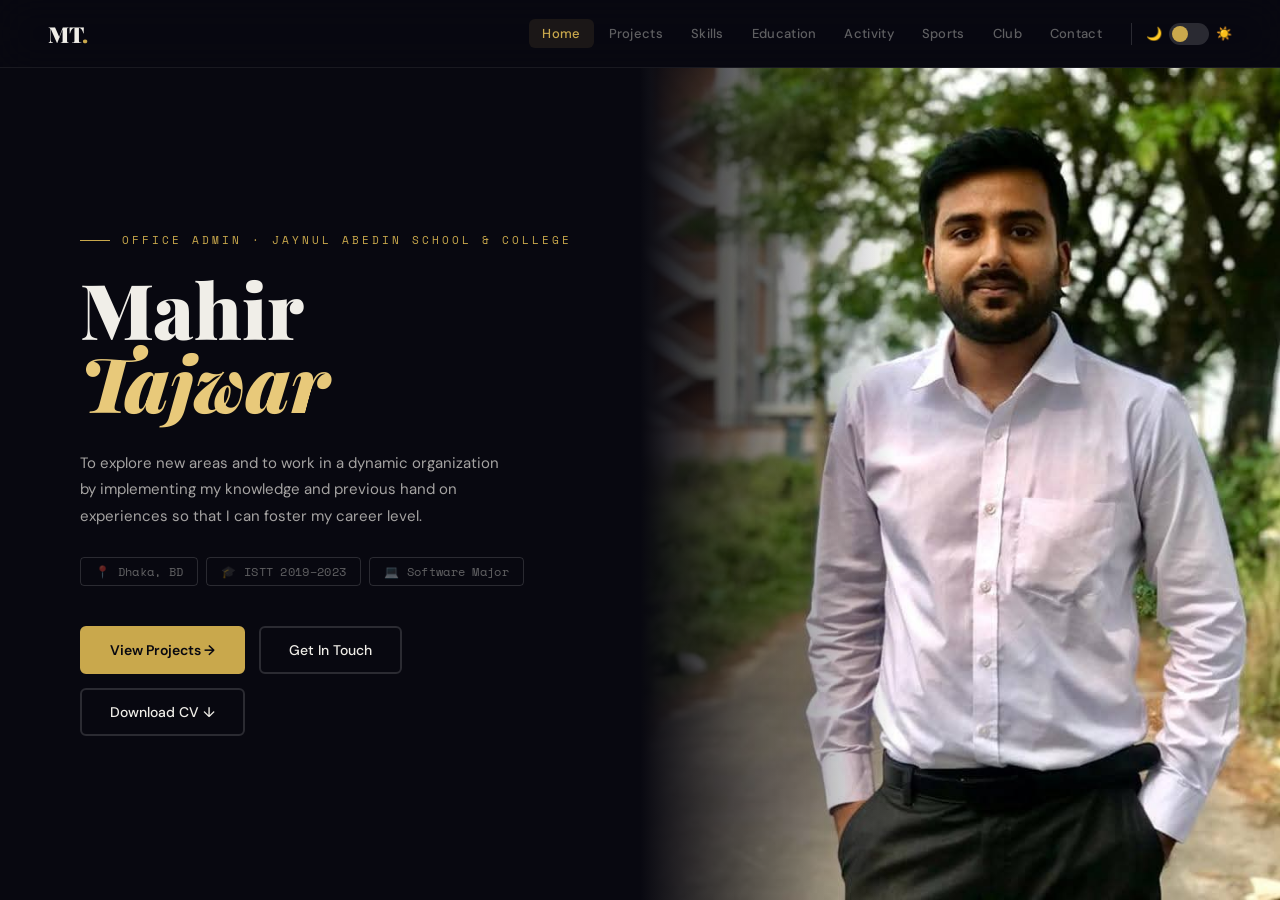
<file: index.html>
<!DOCTYPE html>
<html lang="en">
<head>
  <meta charset="UTF-8"/>
  <meta name="viewport" content="width=device-width, initial-scale=1.0"/>
  <title>Mahir Tajwar | Office Admin</title>
  <link rel="stylesheet" href="style.css"/>
</head>
<body>

<header class="navbar">
  <a href="index.html" class="logo">MT<span>.</span></a>
  <nav id="navLinks" class="nav-links">
    <a href="index.html">Home</a>
    <a href="projects.html">Projects</a>
    <a href="skills.html">Skills</a>
    <a href="education.html">Education</a>
    <a href="activity.html">Activity</a>
    <a href="sports.html">Sports</a>
    <a href="club.html">Club</a>
    <a href="contact.html">Contact</a>
    <div class="theme-wrap">
      <span class="theme-label">🌙</span>
      <button class="theme-toggle" id="themeToggle" aria-label="Toggle theme"></button>
      <span class="theme-label">☀️</span>
    </div>
  </nav>
  <button class="menu-btn" id="menuBtn" type="button">☰</button>
</header>

<section class="hero">
  <div class="hero-left">
    <p class="hero-eyebrow">Office Admin · Jaynul Abedin School & College</p>
    <h1 class="hero-name">
      Mahir<br>
      <em>Tajwar</em>
    </h1>
    <p class="hero-tagline">
      To explore new areas and to work in a dynamic organization by implementing 
      my knowledge and previous hand
      on experiences so that I can foster my career level.
    </p>
    <div class="hero-pills">
      <span class="hero-pill">📍 Dhaka, BD</span>
      <span class="hero-pill">🎓 ISTT 2019–2023</span>
      <span class="hero-pill">💻 Software Major</span>
    </div>
    <div class="hero-cta">
      <a href="projects.html" class="btn-primary">View Projects →</a>
      <a href="contact.html" class="btn-ghost">Get In Touch</a>
      <a href="cv-resume.pdf" download class="btn-ghost">Download CV ↓</a>
    </div>
  </div>
  <div class="hero-right">
    <img src="assets/images/Mahir Tajwar.jpeg" alt="Mahir Tajwar"/>
  </div>
</section>

<script src="script.js"></script>
</body>
</html>
</file>
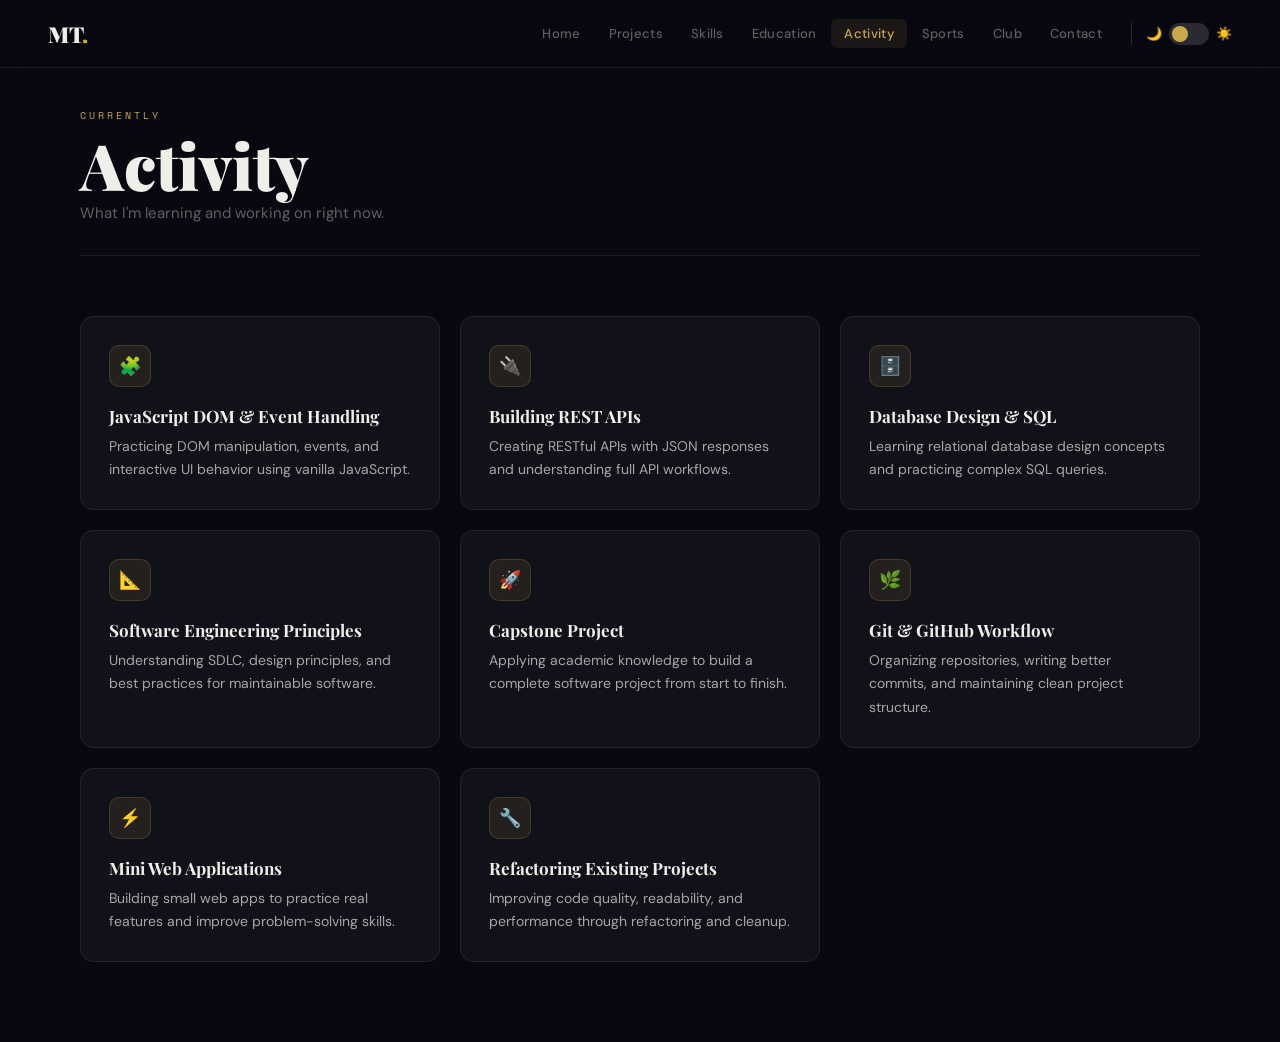
<file: activity.html>
<!DOCTYPE html>
<html lang="en">
<head>
  <meta charset="UTF-8"/>
  <meta name="viewport" content="width=device-width, initial-scale=1.0"/>
  <title>Activity | Mahir Tajwar </title>
  <link rel="stylesheet" href="style.css"/>
</head>
<body>

<header class="navbar">
  <a href="index.html" class="logo">MT<span>.</span></a>
  <nav id="navLinks" class="nav-links">
    <a href="index.html">Home</a>
    <a href="projects.html">Projects</a>
    <a href="skills.html">Skills</a>
    <a href="education.html">Education</a>
    <a href="activity.html">Activity</a>
    <a href="sport.html">Sports</a>
    <a href="club.html">Club</a>
    <a href="contact.html">Contact</a>
    <div class="theme-wrap">
      <span class="theme-label">🌙</span>
      <button class="theme-toggle" id="themeToggle" aria-label="Toggle theme"></button>
      <span class="theme-label">☀️</span>
    </div>
  </nav>
  <button class="menu-btn" id="menuBtn" type="button">☰</button>
</header>

<main class="page-wrap">
  <div class="pg-head">
    <div class="pg-title-block">
      <p class="pg-label">Currently</p>
      <h1 class="pg-title">Activity</h1>
      <p class="pg-sub">What I'm learning and working on right now.</p>
    </div>
  </div>

  <div class="activity-grid">
    <div class="act-card">
      <div class="act-icon">🧩</div>
      <h3>JavaScript DOM &amp; Event Handling</h3>
      <p>Practicing DOM manipulation, events, and interactive UI behavior using vanilla JavaScript.</p>
    </div>
    <div class="act-card">
      <div class="act-icon">🔌</div>
      <h3>Building REST APIs</h3>
      <p>Creating RESTful APIs with JSON responses and understanding full API workflows.</p>
    </div>
    <div class="act-card">
      <div class="act-icon">🗄️</div>
      <h3>Database Design &amp; SQL</h3>
      <p>Learning relational database design concepts and practicing complex SQL queries.</p>
    </div>
    <div class="act-card">
      <div class="act-icon">📐</div>
      <h3>Software Engineering Principles</h3>
      <p>Understanding SDLC, design principles, and best practices for maintainable software.</p>
    </div>
    <div class="act-card">
      <div class="act-icon">🚀</div>
      <h3>Capstone Project</h3>
      <p>Applying academic knowledge to build a complete software project from start to finish.</p>
    </div>
    <div class="act-card">
      <div class="act-icon">🌿</div>
      <h3>Git &amp; GitHub Workflow</h3>
      <p>Organizing repositories, writing better commits, and maintaining clean project structure.</p>
    </div>
    <div class="act-card">
      <div class="act-icon">⚡</div>
      <h3>Mini Web Applications</h3>
      <p>Building small web apps to practice real features and improve problem-solving skills.</p>
    </div>
    <div class="act-card">
      <div class="act-icon">🔧</div>
      <h3>Refactoring Existing Projects</h3>
      <p>Improving code quality, readability, and performance through refactoring and cleanup.</p>
    </div>
  </div>
</main>

<script src="script.js"></script>
</body>
</html>
</file>
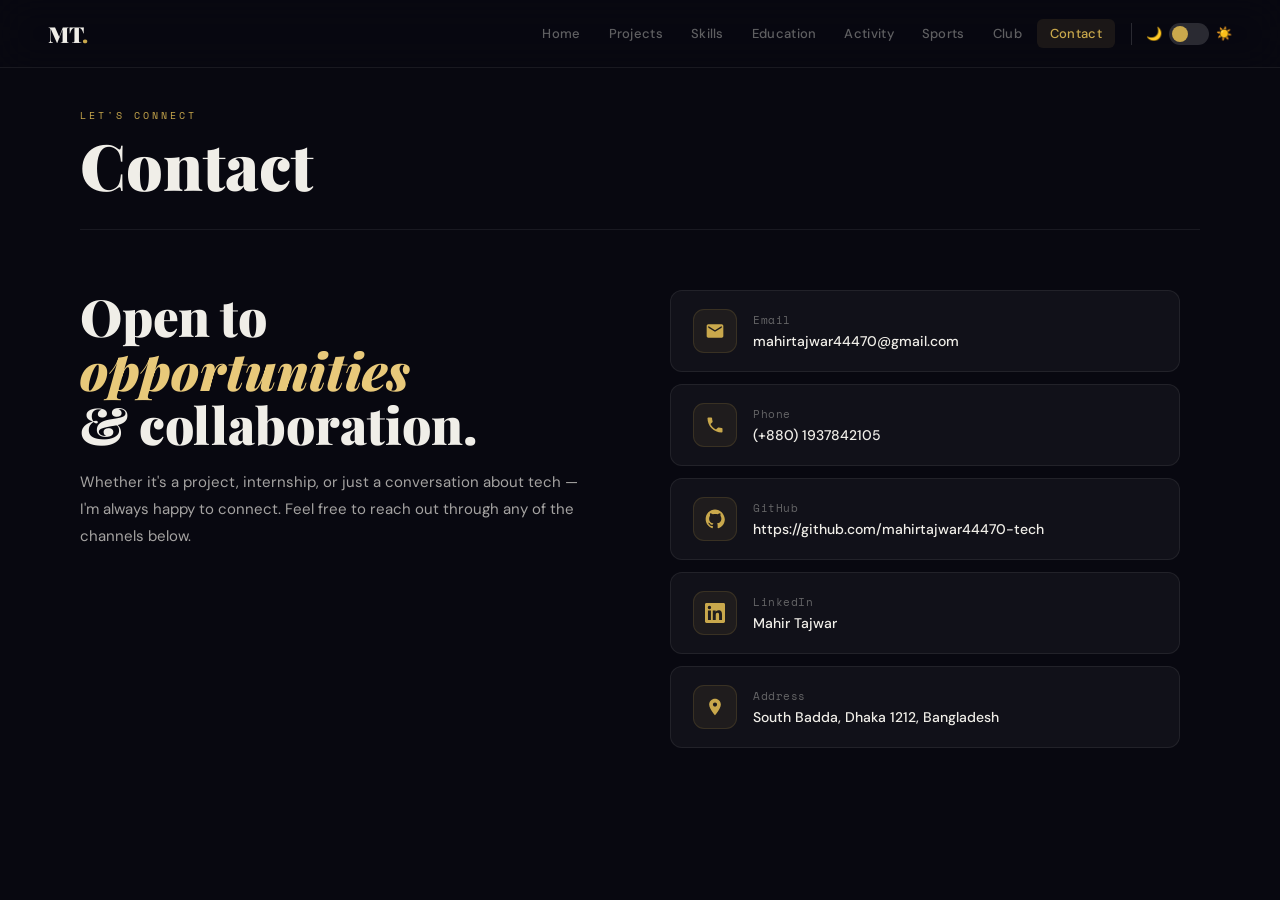
<file: contact.html>
<!DOCTYPE html>
<html lang="en">
<head>
  <meta charset="UTF-8"/>
  <meta name="viewport" content="width=device-width, initial-scale=1.0"/>
  <title>Contact | Mahir Tajwar</title>
  <link rel="stylesheet" href="style.css"/>
</head>
<body>

<header class="navbar">
  <a href="index.html" class="logo">MT<span>.</span></a>
  <nav id="navLinks" class="nav-links">
    <a href="index.html">Home</a>
    <a href="projects.html">Projects</a>
    <a href="skills.html">Skills</a>
    <a href="education.html">Education</a>
    <a href="activity.html">Activity</a>
    <a href="sport.html">Sports</a>
    <a href="club.html">Club</a>
    <a href="contact.html">Contact</a>
    <div class="theme-wrap">
      <span class="theme-label">🌙</span>
      <button class="theme-toggle" id="themeToggle" aria-label="Toggle theme"></button>
      <span class="theme-label">☀️</span>
    </div>
  </nav>
  <button class="menu-btn" id="menuBtn" type="button">☰</button>
</header>

<main class="page-wrap">
  <div class="pg-head">
    <div class="pg-title-block">
      <p class="pg-label">Let's Connect</p>
      <h1 class="pg-title">Contact</h1>
    </div>
  </div>

  <div class="contact-layout">
    <div class="contact-intro">
      <h2>Open to<br><em>opportunities</em><br>&amp; collaboration.</h2>
      <p>
        Whether it's a project, internship, or just a conversation about tech — I'm always happy to connect. Feel free to reach out through any of the channels below.
      </p>
    </div>

    <div class="contact-links">
      <a class="c-link" href="javascript:void(0)">
        <div class="c-icon">
          <svg viewBox="0 0 24 24" width="20" height="20" fill="currentColor"><path d="M20 4H4c-1.1 0-2 .9-2 2v12c0 1.1.9 2 2 2h16c1.1 0 2-.9 2-2V6c0-1.1-.9-2-2-2zm0 4-8 5-8-5V6l8 5 8-5v2z"/></svg>
        </div>
        <div class="c-text">
          <span class="c-label">Email</span>
          <span class="c-value">mahirtajwar44470@gmail.com</span>
        </div>
      </a>

      <a class="c-link" href="javascript:void(0)">
        <div class="c-icon">
          <svg viewBox="0 0 24 24" width="20" height="20" fill="currentColor"><path d="M6.6 10.8c1.4 2.8 3.8 5.1 6.6 6.6l2.2-2.2c.3-.3.7-.4 1-.2 1.1.4 2.3.6 3.6.6.6 0 1 .4 1 1V20c0 .6-.4 1-1 1-9.4 0-17-7.6-17-17 0-.6.4-1 1-1h3.5c.6 0 1 .4 1 1 0 1.3.2 2.5.6 3.6.1.3 0 .7-.2 1L6.6 10.8z"/></svg>
        </div>
        <div class="c-text">
          <span class="c-label">Phone</span>
          <span class="c-value">(+880) 1937842105</span>
        </div>
      </a>

      <a class="c-link" href="javascript:void(0)">
        <div class="c-icon">
          <svg viewBox="0 0 24 24" width="20" height="20" fill="currentColor"><path d="M12 .5C5.73.5.75 5.64.75 12.02c0 5.11 3.29 9.44 7.86 10.97.57.1.78-.25.78-.56v-2.07c-3.2.71-3.87-1.4-3.87-1.4-.52-1.35-1.28-1.71-1.28-1.71-1.05-.73.08-.72.08-.72 1.16.08 1.77 1.22 1.77 1.22 1.03 1.8 2.7 1.28 3.36.98.1-.76.4-1.28.72-1.57-2.55-.3-5.23-1.3-5.23-5.8 0-1.28.45-2.33 1.18-3.15-.12-.3-.51-1.52.11-3.17 0 0 .97-.32 3.18 1.2.92-.26 1.9-.39 2.88-.39.98 0 1.96.13 2.88.39 2.2-1.52 3.18-1.2 3.18-1.2.62 1.65.23 2.87.11 3.17.74.82 1.18 1.87 1.18 3.15 0 4.51-2.69 5.5-5.26 5.79.41.36.78 1.08.78 2.18v3.23c0 .31.21.66.79.55 4.56-1.54 7.84-5.86 7.84-10.96C23.25 5.64 18.27.5 12 .5z"/></svg>
        </div>
        <div class="c-text">
          <span class="c-label">GitHub</span>
          <span class="c-value">https://github.com/mahirtajwar44470-tech</span>
        </div>
      </a>

      <a class="c-link" href="javascript:void(0)">
        <div class="c-icon">
          <svg viewBox="0 0 24 24" width="20" height="20" fill="currentColor"><path d="M20.45 20.45h-3.55v-5.57c0-1.33-.02-3.04-1.85-3.04-1.85 0-2.13 1.45-2.13 2.95v5.66H9.37V9h3.41v1.56h.05c.47-.9 1.63-1.85 3.35-1.85 3.58 0 4.24 2.36 4.24 5.43v6.31zM5.34 7.43a2.06 2.06 0 1 1 0-4.12 2.06 2.06 0 0 1 0 4.12zM7.12 20.45H3.56V9h3.56v11.45zM22.23 0H1.77C.79 0 0 .77 0 1.72v20.56C0 23.23.79 24 1.77 24h20.46C23.2 24 24 23.23 24 22.28V1.72C24 .77 23.2 0 22.23 0z"/></svg>
        </div>
        <div class="c-text">
          <span class="c-label">LinkedIn</span>
          <span class="c-value">Mahir Tajwar</span>
        </div>
      </a>

      <div class="c-link" style="cursor:default;">
        <div class="c-icon">
          <svg viewBox="0 0 24 24" width="20" height="20" fill="currentColor"><path d="M12 2C8.13 2 5 5.13 5 9c0 5.25 7 13 7 13s7-7.75 7-13c0-3.87-3.13-7-7-7zm0 9.5c-1.38 0-2.5-1.12-2.5-2.5S10.62 6.5 12 6.5s2.5 1.12 2.5 2.5S13.38 11.5 12 11.5z"/></svg>
        </div>
        <div class="c-text">
          <span class="c-label">Address</span>
          <span class="c-value">South Badda, Dhaka 1212, Bangladesh</span>
        </div>
      </div>
    </div>
  </div>
</main>

<script src="script.js"></script>
</body>
</html>
</file>
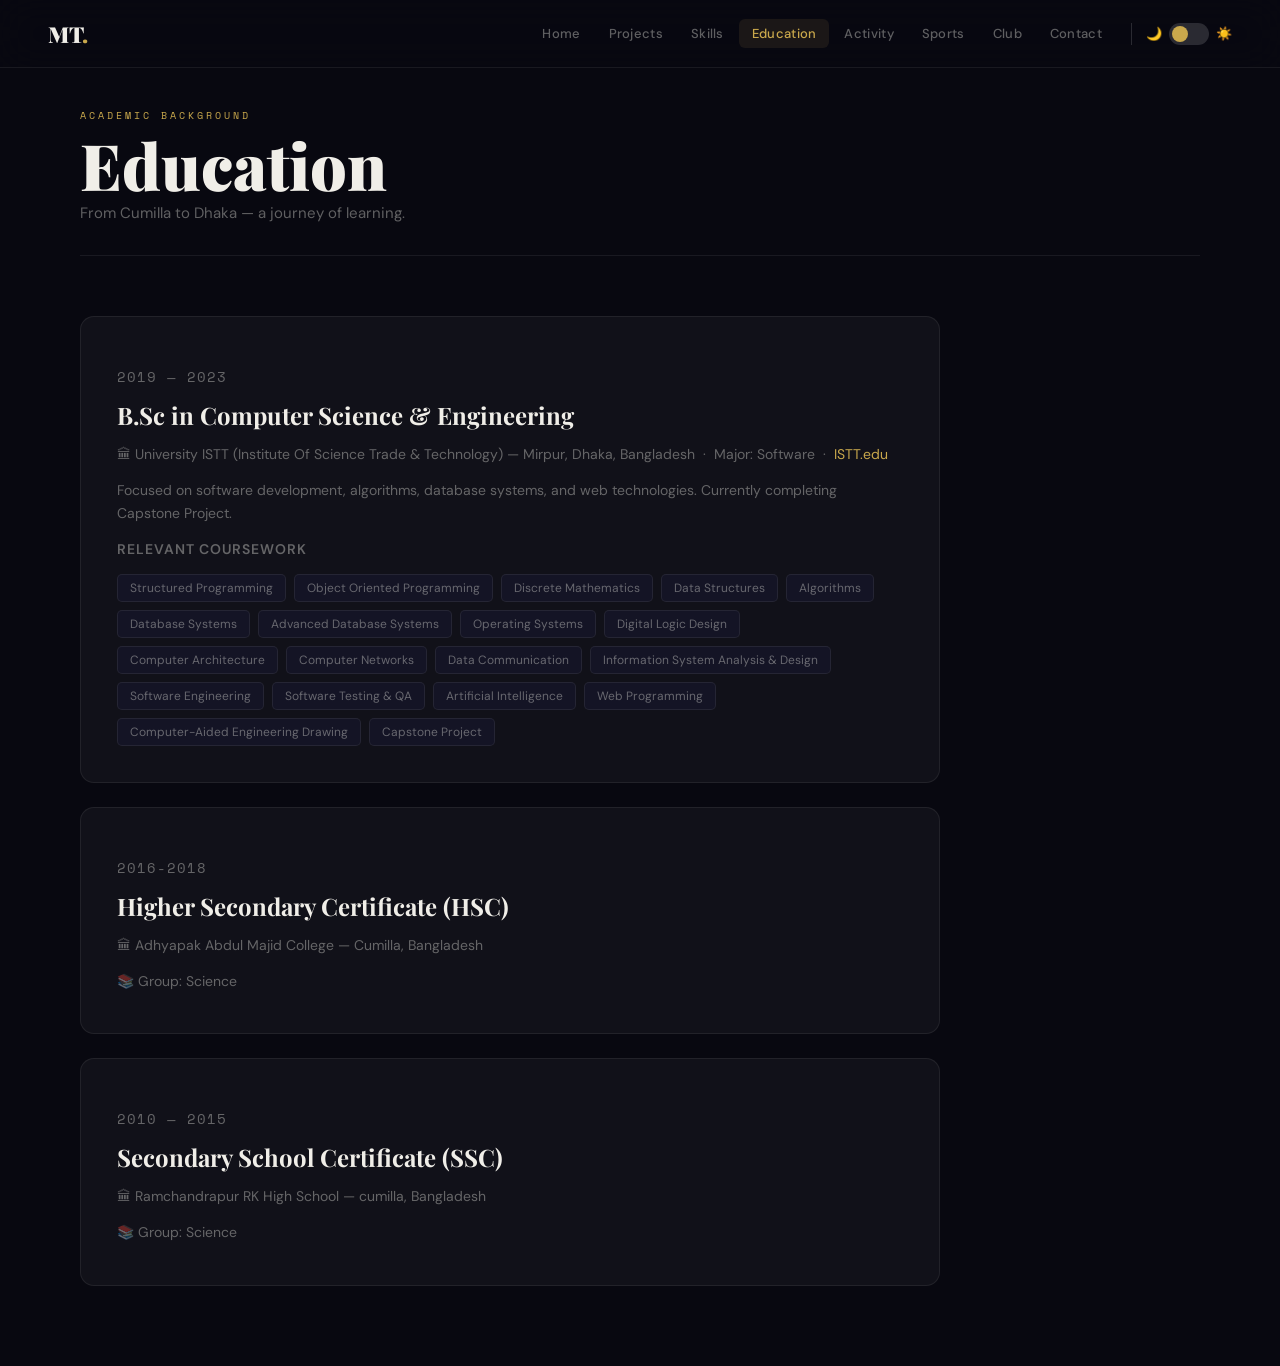
<file: education.html>
<!DOCTYPE html>
<html lang="en">
<head>
  <meta charset="UTF-8"/>
  <meta name="viewport" content="width=device-width, initial-scale=1.0"/>
  <title>Education | Mahir Tajwar</title>
  <link rel="stylesheet" href="style.css"/>
</head>
<body>

<header class="navbar">
  <a href="index.html" class="logo">MT<span>.</span></a>
  <nav id="navLinks" class="nav-links">
    <a href="index.html">Home</a>
    <a href="projects.html">Projects</a>
    <a href="skills.html">Skills</a>
    <a href="education.html">Education</a>
    <a href="activity.html">Activity</a>
    <a href="sport.html">Sports</a>
    <a href="club.html">Club</a>
    <a href="contact.html">Contact</a>
    <div class="theme-wrap">
      <span class="theme-label">🌙</span>
      <button class="theme-toggle" id="themeToggle" aria-label="Toggle theme"></button>
      <span class="theme-label">☀️</span>
    </div>
  </nav>
  <button class="menu-btn" id="menuBtn" type="button">☰</button>
</header>

<main class="page-wrap">
  <div class="pg-head">
    <div class="pg-title-block">
      <p class="pg-label">Academic Background</p>
      <h1 class="pg-title">Education</h1>
      <p class="pg-sub">From Cumilla to Dhaka — a journey of learning.</p>
    </div>
  </div>

  <div class="edu-list">

    <div class="edu-card">
      <p class="edu-year">2019 — 2023</p>
      <h3>B.Sc in Computer Science &amp; Engineering</h3>
      <p class="edu-where">🏛  University ISTT (Institute Of Science Trade & Technology) — Mirpur, Dhaka, Bangladesh &nbsp;·&nbsp; Major: Software &nbsp;·&nbsp; <a href="https://ISTT.edu.bd/" target="_blank" rel="noopener" style="color:var(--gold);text-decoration:none;">ISTT.edu</a></p>
      <p>Focused on software development, algorithms, database systems, and web technologies. Currently completing Capstone Project.</p>
      <p class="edu-courses-label">Relevant Coursework</p>
      <div class="courses-wrap">
        <span class="course-chip">Structured Programming</span>
        <span class="course-chip">Object Oriented Programming</span>
        <span class="course-chip">Discrete Mathematics</span>
        <span class="course-chip">Data Structures</span>
        <span class="course-chip">Algorithms</span>
        <span class="course-chip">Database Systems</span>
        <span class="course-chip">Advanced Database Systems</span>
        <span class="course-chip">Operating Systems</span>
        <span class="course-chip">Digital Logic Design</span>
        <span class="course-chip">Computer Architecture</span>
        <span class="course-chip">Computer Networks</span>
        <span class="course-chip">Data Communication</span>
        <span class="course-chip">Information System Analysis &amp; Design</span>
        <span class="course-chip">Software Engineering</span>
        <span class="course-chip">Software Testing &amp; QA</span>
        <span class="course-chip">Artificial Intelligence</span>
        <span class="course-chip">Web Programming</span>
        <span class="course-chip">Computer-Aided Engineering Drawing</span>
        <span class="course-chip">Capstone Project</span>
      </div>
    </div>

    <div class="edu-card">
      <p class="edu-year">2016-2018</p>
      <h3>Higher Secondary Certificate (HSC)</h3>
      <p class="edu-where">🏛 Adhyapak Abdul Majid College — Cumilla, Bangladesh</p>
      <p class="edu-where">📚 Group: Science</p>
    </div>

    <div class="edu-card">
      <p class="edu-year">2010 — 2015</p>
      <h3>Secondary School Certificate (SSC)</h3>
      <p class="edu-where">🏛 Ramchandrapur RK High School — cumilla, Bangladesh</p>
      <p class="edu-where">📚 Group: Science</p>
    </div>

  </div>
</main>

<script src="script.js"></script>
</body>
</html>
</file>
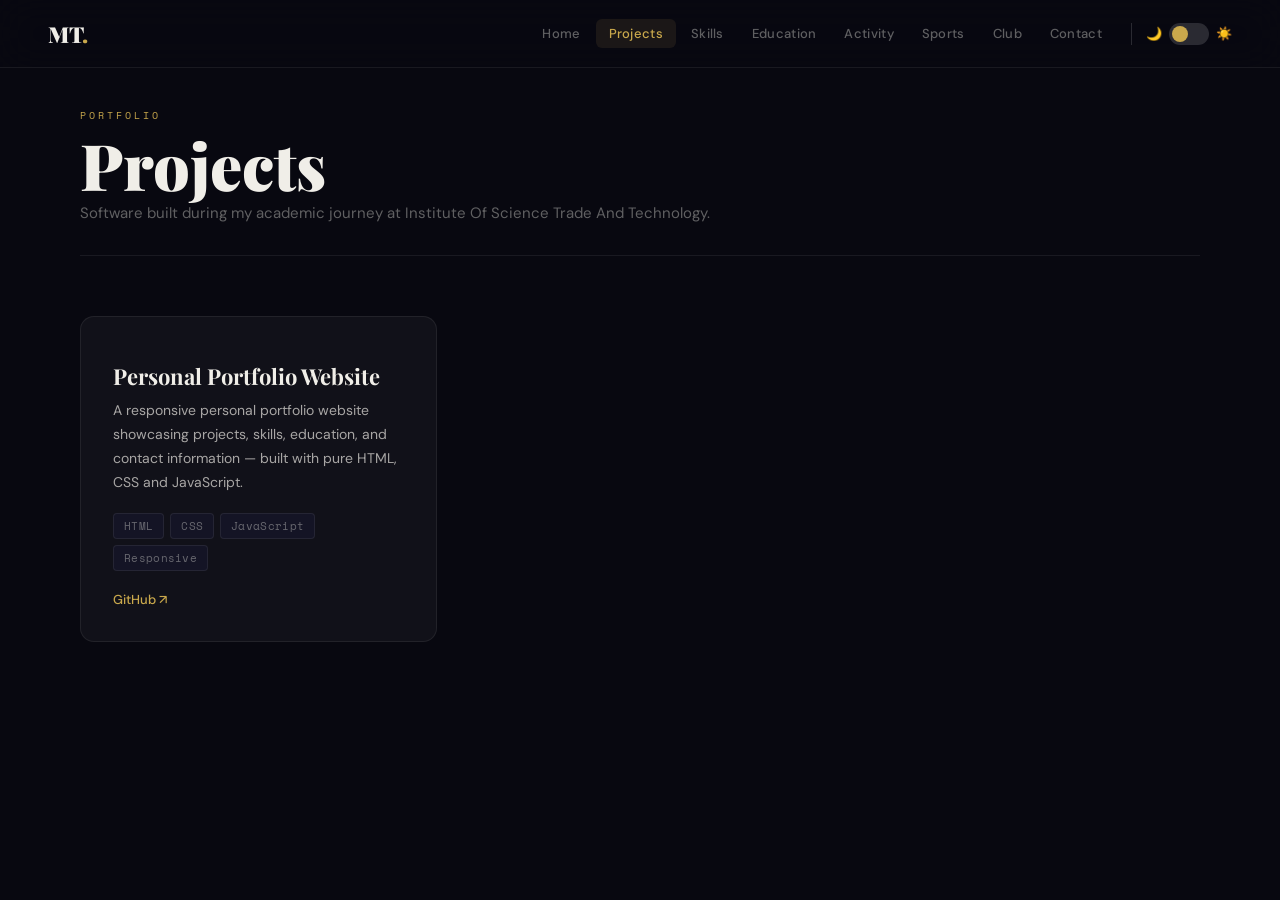
<file: projects.html>
<!DOCTYPE html>
<html lang="en">
<head>
  <meta charset="UTF-8"/>
  <meta name="viewport" content="width=device-width, initial-scale=1.0"/>
  <title>Projects | Mahir Tajwar</title>
  <link rel="stylesheet" href="style.css"/>
</head>
<body>

<header class="navbar">
  <a href="index.html" class="logo">MT<span>.</span></a>
  <nav id="navLinks" class="nav-links">
    <a href="index.html">Home</a>
    <a href="projects.html">Projects</a>
    <a href="skills.html">Skills</a>
    <a href="education.html">Education</a>
    <a href="activity.html">Activity</a>
    <a href="sport.html">Sports</a>
    <a href="club.html">Club</a>
    <a href="contact.html">Contact</a>
    <div class="theme-wrap">
      <span class="theme-label">🌙</span>
      <button class="theme-toggle" id="themeToggle" aria-label="Toggle theme"></button>
      <span class="theme-label">☀️</span>
    </div>
  </nav>
  <button class="menu-btn" id="menuBtn" type="button">☰</button>
</header>

<main class="page-wrap">
  <div class="pg-head">
    <div class="pg-title-block">
      <p class="pg-label">Portfolio</p>
      <h1 class="pg-title">Projects</h1>
      <p class="pg-sub">Software built during my academic journey at Institute Of Science Trade And Technology.</p>
    </div>
  </div>

  <div class="project-grid">

    <div class="project-card">
      <p class="project-num"></p>
      <h3>Personal Portfolio Website</h3>
      <p>A responsive personal portfolio website showcasing projects, skills, education, and contact information — built with pure HTML, CSS and JavaScript.</p>
      <div class="project-tags">
        <span class="tag">HTML</span>
        <span class="tag">CSS</span>
        <span class="tag">JavaScript</span>
        <span class="tag">Responsive</span>
      </div>
      <a class="project-link" href="javascript:void(0)" target="_blank" rel="noopener">GitHub ↗</a>
    </div>

  </div>
</main>

<script src="script.js"></script>
</body>
</html>
</file>
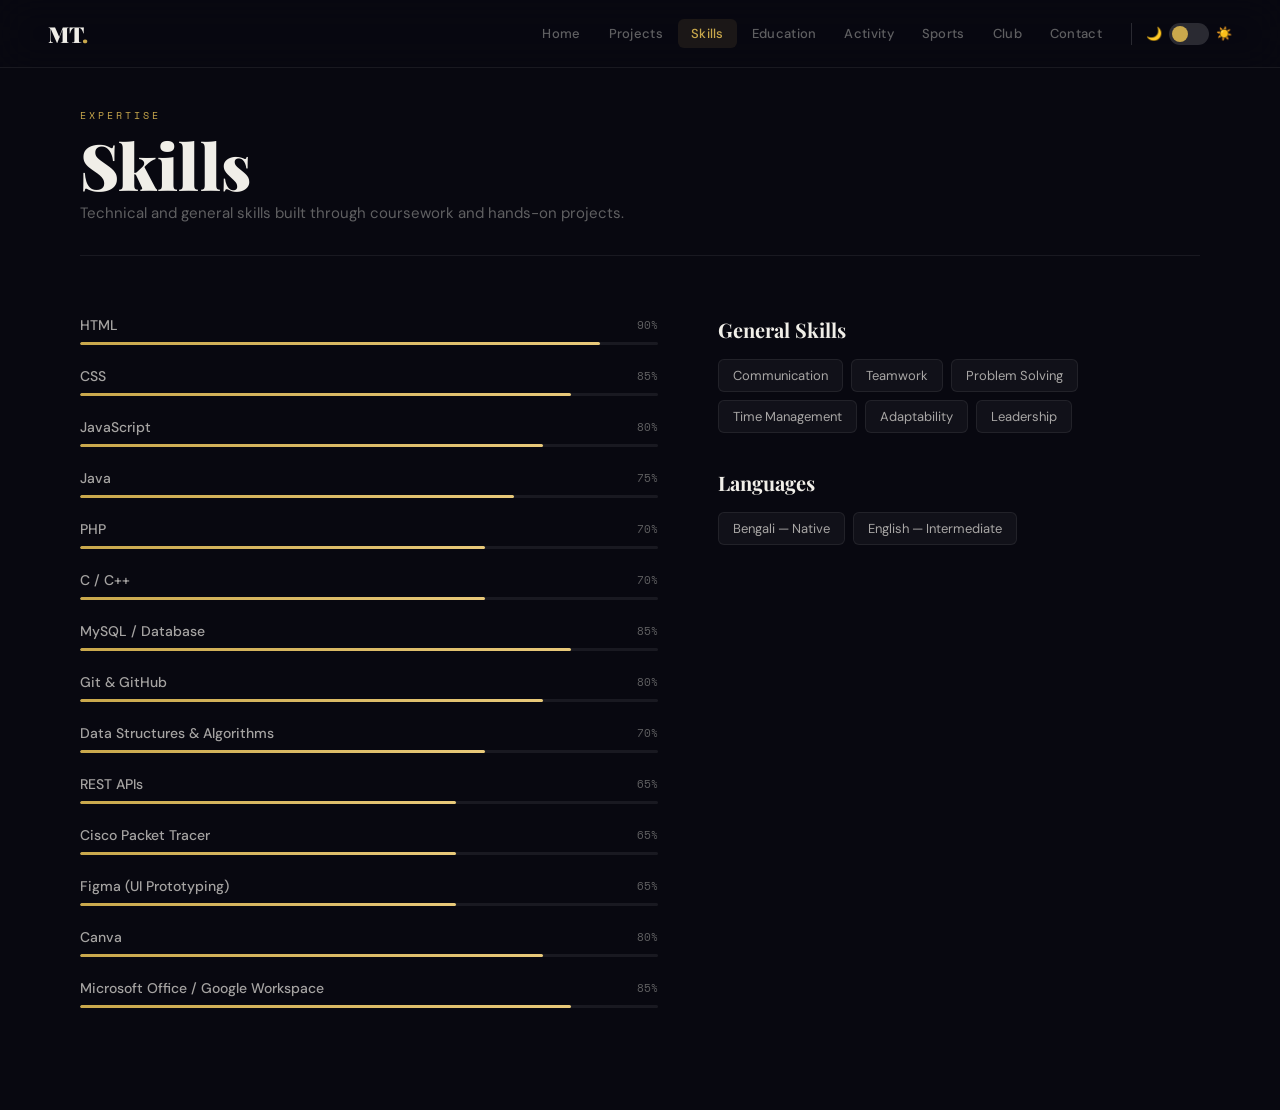
<file: skills.html>
<!DOCTYPE html>
<html lang="en">
<head>
  <meta charset="UTF-8"/>
  <meta name="viewport" content="width=device-width, initial-scale=1.0"/>
  <title>Skills | Mahir Tajwar</title>
  <link rel="stylesheet" href="style.css"/>
</head>
<body>

<header class="navbar">
  <a href="index.html" class="logo">MT<span>.</span></a>
  <nav id="navLinks" class="nav-links">
    <a href="index.html">Home</a>
    <a href="projects.html">Projects</a>
    <a href="skills.html">Skills</a>
    <a href="education.html">Education</a>
    <a href="activity.html">Activity</a>
    <a href="sport.html">Sports</a>
    <a href="club.html">Club</a>
    <a href="contact.html">Contact</a>
    <div class="theme-wrap">
      <span class="theme-label">🌙</span>
      <button class="theme-toggle" id="themeToggle" aria-label="Toggle theme"></button>
      <span class="theme-label">☀️</span>
    </div>
  </nav>
  <button class="menu-btn" id="menuBtn" type="button">☰</button>
</header>

<main class="page-wrap">
  <div class="pg-head">
    <div class="pg-title-block">
      <p class="pg-label">Expertise</p>
      <h1 class="pg-title">Skills</h1>
      <p class="pg-sub">Technical and general skills built through coursework and hands-on projects.</p>
    </div>
  </div>

  <div class="skills-layout">
    <div class="skills-bars">
      <div class="skill-row"><div class="skill-meta"><span class="skill-name-text">HTML</span><span class="skill-pct">90%</span></div><div class="skill-bar"><div class="skill-fill" style="width:90%"></div></div></div>
      <div class="skill-row"><div class="skill-meta"><span class="skill-name-text">CSS</span><span class="skill-pct">85%</span></div><div class="skill-bar"><div class="skill-fill" style="width:85%"></div></div></div>
      <div class="skill-row"><div class="skill-meta"><span class="skill-name-text">JavaScript</span><span class="skill-pct">80%</span></div><div class="skill-bar"><div class="skill-fill" style="width:80%"></div></div></div>
      <div class="skill-row"><div class="skill-meta"><span class="skill-name-text">Java</span><span class="skill-pct">75%</span></div><div class="skill-bar"><div class="skill-fill" style="width:75%"></div></div></div>
      <div class="skill-row"><div class="skill-meta"><span class="skill-name-text">PHP</span><span class="skill-pct">70%</span></div><div class="skill-bar"><div class="skill-fill" style="width:70%"></div></div></div>
      <div class="skill-row"><div class="skill-meta"><span class="skill-name-text">C / C++</span><span class="skill-pct">70%</span></div><div class="skill-bar"><div class="skill-fill" style="width:70%"></div></div></div>
      <div class="skill-row"><div class="skill-meta"><span class="skill-name-text">MySQL / Database</span><span class="skill-pct">85%</span></div><div class="skill-bar"><div class="skill-fill" style="width:85%"></div></div></div>
      <div class="skill-row"><div class="skill-meta"><span class="skill-name-text">Git &amp; GitHub</span><span class="skill-pct">80%</span></div><div class="skill-bar"><div class="skill-fill" style="width:80%"></div></div></div>
      <div class="skill-row"><div class="skill-meta"><span class="skill-name-text">Data Structures &amp; Algorithms</span><span class="skill-pct">70%</span></div><div class="skill-bar"><div class="skill-fill" style="width:70%"></div></div></div>
      <div class="skill-row"><div class="skill-meta"><span class="skill-name-text">REST APIs</span><span class="skill-pct">65%</span></div><div class="skill-bar"><div class="skill-fill" style="width:65%"></div></div></div>
      <div class="skill-row"><div class="skill-meta"><span class="skill-name-text">Cisco Packet Tracer</span><span class="skill-pct">65%</span></div><div class="skill-bar"><div class="skill-fill" style="width:65%"></div></div></div>
      <div class="skill-row"><div class="skill-meta"><span class="skill-name-text">Figma (UI Prototyping)</span><span class="skill-pct">65%</span></div><div class="skill-bar"><div class="skill-fill" style="width:65%"></div></div></div>
      <div class="skill-row"><div class="skill-meta"><span class="skill-name-text">Canva</span><span class="skill-pct">80%</span></div><div class="skill-bar"><div class="skill-fill" style="width:80%"></div></div></div>
      <div class="skill-row"><div class="skill-meta"><span class="skill-name-text">Microsoft Office / Google Workspace</span><span class="skill-pct">85%</span></div><div class="skill-bar"><div class="skill-fill" style="width:85%"></div></div></div>
    </div>

    <div class="skills-sidebar">
      <h3>General Skills</h3>
      <div class="pill-group">
        <span class="pill">Communication</span>
        <span class="pill">Teamwork</span>
        <span class="pill">Problem Solving</span>
        <span class="pill">Time Management</span>
        <span class="pill">Adaptability</span>
        <span class="pill">Leadership</span>
      </div>

      <h3>Languages</h3>
      <div class="pill-group">
        <span class="pill">Bengali — Native</span>
        <span class="pill">English — Intermediate</span>
      </div>
    </div>
  </div>
</main>

<script src="script.js"></script>
</body>
</html>
</file>
<file: style.css>
/* ===================================================
   WASTY PORTFOLIO — EDITORIAL REDESIGN
   Aesthetic: Bold Editorial × Refined Dark Luxury
   =================================================== */

@import url('https://fonts.googleapis.com/css2?family=Playfair+Display:ital,wght@0,400;0,700;0,900;1,400;1,700&family=DM+Sans:wght@300;400;500;600&family=Space+Mono:wght@400;700&display=swap');

/* ── TOKENS ──────────────────────────────────────── */
:root {
  --bg:        #080810;
  --bg2:       #0e0e1a;
  --bg3:       #141425;
  --card:      rgba(255,255,255,0.04);
  --card-h:    rgba(255,255,255,0.07);
  --border:    rgba(255,255,255,0.07);
  --border2:   rgba(255,255,255,0.14);

  --text:      #f0eee8;
  --text2:     rgba(240,238,232,0.68);
  --text3:     rgba(240,238,232,0.38);

  --gold:      #c9a84c;
  --gold2:     #e8c97a;
  --coral:     #e8705a;
  --mint:      #5ec4b0;
  --lavender:  #a78bdc;

  --nav-bg:    rgba(8,8,16,0.88);
  --shadow:    0 20px 60px rgba(0,0,0,0.6);
  --shadow2:   0 4px 20px rgba(0,0,0,0.3);
}

body.light {
  --bg:        #faf8f2;
  --bg2:       #f2efe7;
  --bg3:       #e8e4d8;
  --card:      rgba(0,0,0,0.04);
  --card-h:    rgba(0,0,0,0.07);
  --border:    rgba(0,0,0,0.08);
  --border2:   rgba(0,0,0,0.16);

  --text:      #1a1814;
  --text2:     rgba(26,24,20,0.68);
  --text3:     rgba(26,24,20,0.40);

  --gold:      #a07830;
  --gold2:     #c49a40;
  --coral:     #d45840;
  --mint:      #3a9e8c;
  --lavender:  #7c5ec0;

  --nav-bg:    rgba(250,248,242,0.92);
  --shadow:    0 20px 60px rgba(0,0,0,0.12);
  --shadow2:   0 4px 20px rgba(0,0,0,0.08);
}

/* ── RESET ───────────────────────────────────────── */
*, *::before, *::after { margin:0; padding:0; box-sizing:border-box; }

html { scroll-behavior: smooth; }

body {
  font-family: 'DM Sans', sans-serif;
  background: var(--bg);
  color: var(--text);
  transition: background .4s, color .4s;
  overflow-x: hidden;
}

/* ── NAVBAR ──────────────────────────────────────── */
.navbar {
  position: fixed;
  top: 0; left: 0; right: 0;
  z-index: 1000;
  display: flex;
  align-items: center;
  justify-content: space-between;
  padding: 0 48px;
  height: 68px;
  background: var(--nav-bg);
  backdrop-filter: blur(20px) saturate(1.4);
  border-bottom: 1px solid var(--border);
  transition: background .4s, border-color .4s;
}

/* Logo */
.logo {
  font-family: 'Playfair Display', serif;
  font-size: 22px;
  font-weight: 900;
  color: var(--text);
  letter-spacing: -0.5px;
  transition: opacity .3s, transform .3s;
  flex-shrink: 0;
  text-decoration: none;
}
.logo span { color: var(--gold); }
.logo.hide { transform: translateY(-40px); opacity: 0; pointer-events: none; }

/* Desktop nav */
.nav-links {
  display: flex;
  align-items: center;
  gap: 2px;
}

.nav-links a {
  font-family: 'DM Sans', sans-serif;
  font-size: 13px;
  font-weight: 500;
  letter-spacing: 0.3px;
  padding: 6px 13px;
  border-radius: 6px;
  text-decoration: none;
  color: var(--text3);
  transition: color .2s, background .2s;
  white-space: nowrap;
}
.nav-links a:hover { color: var(--text); background: var(--card-h); }
.nav-links a.active {
  color: var(--gold);
  background: rgba(201,168,76,0.1);
}

/* Theme toggle */
.theme-wrap {
  display: flex;
  align-items: center;
  gap: 7px;
  margin-left: 14px;
  padding-left: 14px;
  border-left: 1px solid var(--border2);
}
.theme-label { font-size: 13px; line-height: 1; }
.theme-toggle {
  width: 40px; height: 22px;
  border-radius: 999px;
  background: var(--border2);
  border: none;
  cursor: pointer;
  position: relative;
  transition: .3s;
}
.theme-toggle::after {
  content: '';
  position: absolute;
  top: 3px; left: 3px;
  width: 16px; height: 16px;
  border-radius: 50%;
  background: var(--gold);
  transition: transform .3s;
}
body.light .theme-toggle::after { transform: translateX(18px); }

/* Hamburger */
.menu-btn {
  display: none;
  width: 38px; height: 38px;
  border-radius: 10px;
  border: 1px solid var(--border2);
  background: var(--card);
  color: var(--text);
  cursor: pointer;
  font-size: 18px;
  align-items: center;
  justify-content: center;
  transition: .2s;
}
.menu-btn:hover, .menu-btn.active { border-color: var(--gold); color: var(--gold); }

/* ── HERO ────────────────────────────────────────── */
.hero {
  min-height: 100vh;
  display: grid;
  grid-template-columns: 1fr 1fr;
  overflow: hidden;
  padding-top: 68px;
}

.hero-left {
  display: flex;
  flex-direction: column;
  justify-content: center;
  padding: 80px 60px 80px 80px;
  position: relative;
  z-index: 2;
}

.hero-eyebrow {
  font-family: 'Space Mono', monospace;
  font-size: 11px;
  letter-spacing: 3px;
  text-transform: uppercase;
  color: var(--gold);
  margin-bottom: 24px;
  display: flex;
  align-items: center;
  gap: 12px;
}
.hero-eyebrow::before {
  content: '';
  display: block;
  width: 30px;
  height: 1px;
  background: var(--gold);
}

.hero-name {
  font-family: 'Playfair Display', serif;
  font-size: clamp(52px, 6vw, 88px);
  font-weight: 900;
  line-height: 0.95;
  color: var(--text);
  margin-bottom: 8px;
}
.hero-name em {
  font-style: italic;
  color: var(--gold2);
  display: block;
}

.hero-tagline {
  font-family: 'DM Sans', sans-serif;
  font-size: 15px;
  line-height: 1.75;
  color: var(--text2);
  margin-top: 24px;
  max-width: 420px;
}

.hero-pills {
  display: flex;
  flex-wrap: wrap;
  gap: 8px;
  margin-top: 28px;
}
.hero-pill {
  font-size: 12px;
  font-weight: 500;
  padding: 5px 14px;
  border-radius: 4px;
  border: 1px solid var(--border2);
  color: var(--text3);
  font-family: 'Space Mono', monospace;
  letter-spacing: 0.3px;
}

.hero-cta {
  display: flex;
  gap: 14px;
  margin-top: 40px;
  flex-wrap: wrap;
}

/* Right: photo panel */
.hero-right {
  position: relative;
  overflow: hidden;
}
.hero-right img {
  width: 100%;
  height: 100%;
  object-fit: cover;
  object-position: center 15%;
  display: block;
}
.hero-right::after {
  content: '';
  position: absolute;
  inset: 0;
  background: linear-gradient(to right, var(--bg) 0%, transparent 40%);
}

/* ── BUTTONS ─────────────────────────────────────── */
.btn-primary {
  display: inline-flex;
  align-items: center;
  gap: 8px;
  padding: 13px 28px;
  border-radius: 6px;
  background: var(--gold);
  color: #080810;
  font-family: 'DM Sans', sans-serif;
  font-size: 14px;
  font-weight: 600;
  text-decoration: none;
  transition: .25s;
  border: 2px solid var(--gold);
}
.btn-primary:hover { background: var(--gold2); border-color: var(--gold2); }

.btn-ghost {
  display: inline-flex;
  align-items: center;
  gap: 8px;
  padding: 13px 28px;
  border-radius: 6px;
  border: 2px solid var(--border2);
  color: var(--text);
  font-family: 'DM Sans', sans-serif;
  font-size: 14px;
  font-weight: 500;
  text-decoration: none;
  transition: .25s;
}
.btn-ghost:hover { border-color: var(--gold); color: var(--gold); }

/* ── PAGE WRAPPER ────────────────────────────────── */
.page-wrap {
  padding: 108px 80px 80px;
  min-height: 100vh;
  background: var(--bg);
  transition: background .4s;
}

/* Page header */
.pg-head {
  margin-bottom: 60px;
  display: flex;
  align-items: flex-end;
  justify-content: space-between;
  gap: 24px;
  border-bottom: 1px solid var(--border);
  padding-bottom: 32px;
}

.pg-title-block {}
.pg-label {
  font-family: 'Space Mono', monospace;
  font-size: 10px;
  letter-spacing: 3px;
  text-transform: uppercase;
  color: var(--gold);
  margin-bottom: 10px;
}
.pg-title {
  font-family: 'Playfair Display', serif;
  font-size: clamp(44px, 5vw, 72px);
  font-weight: 900;
  color: var(--text);
  line-height: 1;
}
.pg-sub {
  font-size: 15px;
  color: var(--text3);
  margin-top: 6px;
}

/* ── PROJECTS ────────────────────────────────────── */
.project-grid {
  display: grid;
  grid-template-columns: repeat(auto-fill, minmax(340px, 1fr));
  gap: 24px;
}

.project-card {
  background: var(--card);
  border: 1px solid var(--border);
  border-radius: 14px;
  padding: 32px;
  transition: .3s;
  position: relative;
  overflow: hidden;
}
.project-card::before {
  content: '';
  position: absolute;
  top: 0; left: 0; right: 0;
  height: 2px;
  background: linear-gradient(90deg, var(--gold), var(--coral));
  opacity: 0;
  transition: opacity .3s;
}
.project-card:hover { transform: translateY(-5px); background: var(--card-h); box-shadow: var(--shadow2); }
.project-card:hover::before { opacity: 1; }

.project-num {
  font-family: 'Space Mono', monospace;
  font-size: 11px;
  color: var(--text3);
  letter-spacing: 1px;
  margin-bottom: 14px;
}
.project-card h3 {
  font-family: 'Playfair Display', serif;
  font-size: 22px;
  font-weight: 700;
  color: var(--text);
  margin-bottom: 10px;
  line-height: 1.2;
}
.project-card p {
  font-size: 14px;
  line-height: 1.7;
  color: var(--text2);
}
.project-tags {
  display: flex;
  flex-wrap: wrap;
  gap: 6px;
  margin-top: 18px;
}
.tag {
  font-size: 11px;
  font-family: 'Space Mono', monospace;
  padding: 4px 10px;
  border-radius: 4px;
  background: var(--bg3);
  border: 1px solid var(--border);
  color: var(--text3);
  letter-spacing: 0.3px;
}
.project-link {
  display: inline-flex;
  align-items: center;
  gap: 6px;
  margin-top: 20px;
  font-size: 13px;
  font-weight: 500;
  color: var(--gold);
  text-decoration: none;
  border-bottom: 1px solid transparent;
  transition: border-color .2s;
}
.project-link:hover { border-color: var(--gold); }

/* ── SKILLS ──────────────────────────────────────── */
.skills-layout {
  display: grid;
  grid-template-columns: 1.2fr 1fr;
  gap: 60px;
  align-items: start;
}

.skill-row {
  margin-bottom: 22px;
}
.skill-meta {
  display: flex;
  justify-content: space-between;
  align-items: center;
  margin-bottom: 8px;
}
.skill-name-text {
  font-size: 14px;
  font-weight: 500;
  color: var(--text2);
}
.skill-pct {
  font-family: 'Space Mono', monospace;
  font-size: 11px;
  color: var(--text3);
}
.skill-bar {
  width: 100%;
  height: 3px;
  background: var(--border);
  border-radius: 999px;
  overflow: hidden;
}
.skill-fill {
  height: 100%;
  background: linear-gradient(90deg, var(--gold), var(--gold2));
  border-radius: 999px;
  transition: width 1.2s cubic-bezier(.16,1,.3,1);
}

.skills-sidebar h3 {
  font-family: 'Playfair Display', serif;
  font-size: 20px;
  font-weight: 700;
  color: var(--text);
  margin-bottom: 16px;
  margin-top: 36px;
}
.skills-sidebar h3:first-child { margin-top: 0; }
.pill-group { display: flex; flex-wrap: wrap; gap: 8px; }
.pill {
  font-size: 13px;
  padding: 7px 14px;
  border-radius: 6px;
  background: var(--card);
  border: 1px solid var(--border);
  color: var(--text2);
  transition: .2s;
}
.pill:hover { border-color: var(--gold); color: var(--gold); }

/* ── EDUCATION ───────────────────────────────────── */
.edu-list { display: flex; flex-direction: column; gap: 24px; max-width: 860px; }

.edu-card {
  background: var(--card);
  border: 1px solid var(--border);
  border-radius: 14px;
  padding: 36px;
  transition: .3s;
  position: relative;
}
.edu-card:hover { background: var(--card-h); }
.edu-year {
  font-family: 'Space Mono', monospace;
  font-size: 11px;
  color: var(--gold);
  letter-spacing: 1px;
  margin-bottom: 10px;
}
.edu-card h3 {
  font-family: 'Playfair Display', serif;
  font-size: 24px;
  font-weight: 700;
  color: var(--text);
  margin-bottom: 6px;
}
.edu-where {
  font-size: 14px;
  color: var(--text2);
  margin-bottom: 4px;
}
.edu-card p {
  font-size: 14px;
  line-height: 1.7;
  color: var(--text3);
  margin-top: 12px;
}
.edu-courses-label {
  font-size: 12px;
  font-weight: 600;
  letter-spacing: 1px;
  text-transform: uppercase;
  color: var(--gold);
  margin-top: 24px;
  margin-bottom: 12px;
}
.courses-wrap { display: flex; flex-wrap: wrap; gap: 8px; }
.course-chip {
  font-size: 12px;
  padding: 5px 12px;
  border-radius: 5px;
  background: var(--bg3);
  border: 1px solid var(--border);
  color: var(--text3);
}

/* ── ACTIVITY ────────────────────────────────────── */
.activity-grid {
  display: grid;
  grid-template-columns: repeat(auto-fill, minmax(300px, 1fr));
  gap: 20px;
}
.act-card {
  background: var(--card);
  border: 1px solid var(--border);
  border-radius: 14px;
  padding: 28px;
  transition: .3s;
}
.act-card:hover { transform: translateY(-4px); background: var(--card-h); }
.act-icon {
  width: 42px; height: 42px;
  border-radius: 10px;
  background: rgba(201,168,76,0.1);
  border: 1px solid rgba(201,168,76,0.2);
  display: grid;
  place-items: center;
  font-size: 18px;
  margin-bottom: 18px;
}
.act-card h3 {
  font-family: 'Playfair Display', serif;
  font-size: 17px;
  font-weight: 700;
  color: var(--text);
  margin-bottom: 8px;
  line-height: 1.3;
}
.act-card p { font-size: 14px; line-height: 1.65; color: var(--text2); }

/* ── SPORTS ──────────────────────────────────────── */
.sports-hero {
  width: 100%;
  aspect-ratio: 21/9;
  object-fit: cover;
  object-position: center 30%;
  border-radius: 16px;
  margin-bottom: 56px;
  display: block;
}

.player-profile {
  display: grid;
  grid-template-columns: 1fr 1.4fr;
  gap: 28px;
  max-width: 900px;
  align-items: start;
}

.player-card {
  background: linear-gradient(145deg, #12261a, #0a1c12);
  border: 1px solid rgba(94,196,176,0.18);
  border-radius: 18px;
  padding: 36px;
  position: relative;
  overflow: hidden;
}
body.light .player-card {
  background: linear-gradient(145deg, #e8f7ef, #d4f0e4);
  border-color: rgba(58,158,140,0.3);
}
.player-card::before {
  content: '';
  position: absolute;
  top: -60px; right: -60px;
  width: 180px; height: 180px;
  border-radius: 50%;
  background: rgba(94,196,176,0.06);
}
.player-badge-text {
  font-family: 'Space Mono', monospace;
  font-size: 10px;
  letter-spacing: 3px;
  text-transform: uppercase;
  color: var(--mint);
  margin-bottom: 16px;
}
.player-name-text {
  font-family: 'Playfair Display', serif;
  font-size: 30px;
  font-weight: 900;
  color: var(--text);
  margin-bottom: 24px;
  line-height: 1.1;
}
body.light .player-name-text { color: #0a1a0f; }
.player-stat-grid {
  display: grid;
  grid-template-columns: 1fr 1fr;
  gap: 14px;
}
.p-stat {
  padding: 12px 14px;
  background: rgba(255,255,255,0.05);
  border-radius: 10px;
  border: 1px solid rgba(255,255,255,0.06);
}
body.light .p-stat {
  background: rgba(0,0,0,0.04);
  border-color: rgba(0,0,0,0.08);
}
.p-stat-label {
  font-size: 10px;
  font-family: 'Space Mono', monospace;
  color: var(--mint);
  letter-spacing: 1px;
  margin-bottom: 4px;
  text-transform: uppercase;
}
.p-stat-value {
  font-size: 15px;
  font-weight: 600;
  color: var(--text);
}
.p-stat-value.big {
  font-family: 'Playfair Display', serif;
  font-size: 28px;
  font-weight: 900;
  color: var(--mint);
}
.player-watermark {
  position: absolute;
  bottom: 8px; right: 16px;
  font-family: 'Playfair Display', serif;
  font-size: 72px;
  font-weight: 900;
  color: rgba(94,196,176,0.06);
  line-height: 1;
  pointer-events: none;
  user-select: none;
}

.sports-desc {
  background: var(--card);
  border: 1px solid var(--border);
  border-radius: 14px;
  padding: 32px;
}
.sports-desc h3 {
  font-family: 'Playfair Display', serif;
  font-size: 22px;
  font-weight: 700;
  color: var(--text);
  margin-bottom: 16px;
}
.sports-desc p {
  font-size: 15px;
  line-height: 1.8;
  color: var(--text2);
}

/* ── CLUB ────────────────────────────────────────── */
.timeline-roles {
  display: flex;
  flex-direction: column;
  gap: 0;
  max-width: 600px;
  margin-bottom: 60px;
}
.t-role {
  display: flex;
  gap: 20px;
  padding: 0 0 32px 0;
  position: relative;
}
.t-role:last-child { padding-bottom: 0; }
.t-dot-col {
  display: flex;
  flex-direction: column;
  align-items: center;
  gap: 0;
  flex-shrink: 0;
  width: 20px;
}
.t-dot {
  width: 12px; height: 12px;
  border-radius: 50%;
  background: var(--gold);
  border: 2px solid var(--bg);
  flex-shrink: 0;
  margin-top: 5px;
}
.t-line {
  flex: 1;
  width: 1px;
  background: var(--border2);
  margin-top: 4px;
}
.t-role:last-child .t-line { display: none; }
.t-role-info {}
.t-period {
  font-family: 'Space Mono', monospace;
  font-size: 10px;
  color: var(--gold);
  letter-spacing: 1.5px;
  text-transform: uppercase;
  margin-bottom: 4px;
}
.t-title {
  font-size: 16px;
  font-weight: 600;
  color: var(--text);
}

.section-label {
  font-family: 'Space Mono', monospace;
  font-size: 10px;
  letter-spacing: 3px;
  text-transform: uppercase;
  color: var(--gold);
  margin-bottom: 16px;
  display: flex;
  align-items: center;
  gap: 12px;
}
.section-label::after {
  content: '';
  flex: 1;
  height: 1px;
  background: var(--border);
}

.event-chips {
  display: flex;
  flex-wrap: wrap;
  gap: 10px;
  margin-bottom: 40px;
}
.ev-chip {
  font-size: 13px;
  padding: 8px 16px;
  border-radius: 8px;
  background: var(--card);
  border: 1px solid var(--border);
  color: var(--text2);
  transition: .2s;
}
.ev-chip:hover { border-color: var(--gold); color: var(--text); }

.cert-list { display: flex; flex-direction: column; gap: 10px; margin-bottom: 40px; }
.cert-row {
  display: flex;
  align-items: center;
  gap: 14px;
  padding: 15px 20px;
  background: var(--card);
  border: 1px solid var(--border);
  border-radius: 10px;
  font-size: 14px;
  color: var(--text2);
  transition: .2s;
}
.cert-row:hover { border-color: var(--mint); color: var(--text); }
.cert-ico {
  width: 34px; height: 34px;
  border-radius: 9px;
  background: rgba(94,196,176,0.1);
  display: grid;
  place-items: center;
  font-size: 16px;
  flex-shrink: 0;
}

/* ── PHOTO GALLERY ───────────────────────────────── */
.gallery-masonry {
  display: grid;
  grid-template-columns: repeat(3, 1fr);
  gap: 14px;
  margin-top: 8px;
}
.g-item {
  border-radius: 12px;
  overflow: hidden;
  cursor: pointer;
  background: var(--bg3);
  position: relative;
}
.g-item img {
  width: 100%;
  height: 100%;
  object-fit: cover;
  display: block;
  transition: transform .4s cubic-bezier(.16,1,.3,1), filter .4s;
  filter: brightness(0.88);
}
.g-item:hover img { transform: scale(1.06); filter: brightness(1); }
.g-item.tall { grid-row: span 2; aspect-ratio: 3/4; }
.g-item:not(.tall) { aspect-ratio: 4/3; }

/* Lightbox */
.lightbox {
  display: none;
  position: fixed;
  inset: 0;
  background: rgba(0,0,0,0.94);
  z-index: 9999;
  align-items: center;
  justify-content: center;
}
.lightbox.open { display: flex; }
.lightbox img {
  max-width: 90vw;
  max-height: 88vh;
  border-radius: 10px;
  object-fit: contain;
}
.lightbox-close {
  position: absolute;
  top: 22px; right: 28px;
  font-size: 30px;
  color: #fff;
  cursor: pointer;
  opacity: .6;
  transition: opacity .2s;
  background: none;
  border: none;
  line-height: 1;
}
.lightbox-close:hover { opacity: 1; }

/* ── CONTACT ─────────────────────────────────────── */
.contact-layout {
  display: grid;
  grid-template-columns: 1fr 1fr;
  gap: 80px;
  align-items: start;
  max-width: 1100px;
}

.contact-intro h2 {
  font-family: 'Playfair Display', serif;
  font-size: clamp(36px, 4vw, 56px);
  font-weight: 900;
  line-height: 1.05;
  color: var(--text);
  margin-bottom: 18px;
}
.contact-intro h2 em { color: var(--gold2); font-style: italic; }
.contact-intro p {
  font-size: 15px;
  line-height: 1.8;
  color: var(--text2);
}

.contact-links { display: flex; flex-direction: column; gap: 12px; }
.c-link {
  display: flex;
  align-items: center;
  gap: 16px;
  padding: 18px 22px;
  border-radius: 12px;
  text-decoration: none;
  color: var(--text);
  background: var(--card);
  border: 1px solid var(--border);
  transition: .25s;
}
.c-link:hover { transform: translateX(6px); border-color: var(--gold); }
.c-icon {
  width: 44px; height: 44px;
  border-radius: 11px;
  background: rgba(201,168,76,0.08);
  border: 1px solid rgba(201,168,76,0.15);
  display: grid;
  place-items: center;
  color: var(--gold);
  flex-shrink: 0;
}
.c-text .c-label { font-size: 11px; font-family: 'Space Mono', monospace; color: var(--text3); letter-spacing: 0.5px; display: block; margin-bottom: 2px; }
.c-text .c-value { font-size: 14px; font-weight: 500; color: var(--text); }

/* ── RESPONSIVE ──────────────────────────────────── */
@media (max-width: 960px) {
  .navbar { padding: 0 20px; }
  .nav-links {
    display: none;
    position: absolute;
    top: 68px; right: 16px;
    flex-direction: column;
    width: 240px;
    padding: 12px;
    background: var(--nav-bg);
    border: 1px solid var(--border2);
    border-radius: 14px;
    backdrop-filter: blur(20px);
    box-shadow: var(--shadow);
    gap: 2px;
    z-index: 9999;
  }
  .nav-links.open { display: flex; }
  .nav-links a { padding: 10px 14px; border-radius: 8px; }
  .theme-wrap { margin-left: 0; padding-left: 0; border-left: none; margin: 8px 14px 4px; }
  .menu-btn { display: flex; }

  .hero { grid-template-columns: 1fr; }
  .hero-right { height: 55vw; max-height: 420px; }
  .hero-right::after { background: linear-gradient(to top, var(--bg) 0%, transparent 50%); }
  .hero-left { padding: 40px 24px 40px; order: 2; margin-top: -60px; }

  .page-wrap { padding: 100px 24px 60px; }
  .pg-head { flex-direction: column; align-items: flex-start; gap: 8px; }

  .skills-layout { grid-template-columns: 1fr; gap: 40px; }
  .player-profile { grid-template-columns: 1fr; }
  .contact-layout { grid-template-columns: 1fr; gap: 40px; }

  .gallery-masonry { grid-template-columns: repeat(2, 1fr); }
  .g-item.tall { grid-row: span 1; aspect-ratio: 4/3; }

  .sports-hero { aspect-ratio: 16/9; }
}

@media (max-width: 560px) {
  .hero-name { font-size: 48px; }
  .pg-title { font-size: 40px; }
  .gallery-masonry { grid-template-columns: 1fr; }
  .event-chips { gap: 7px; }
}
</file>
